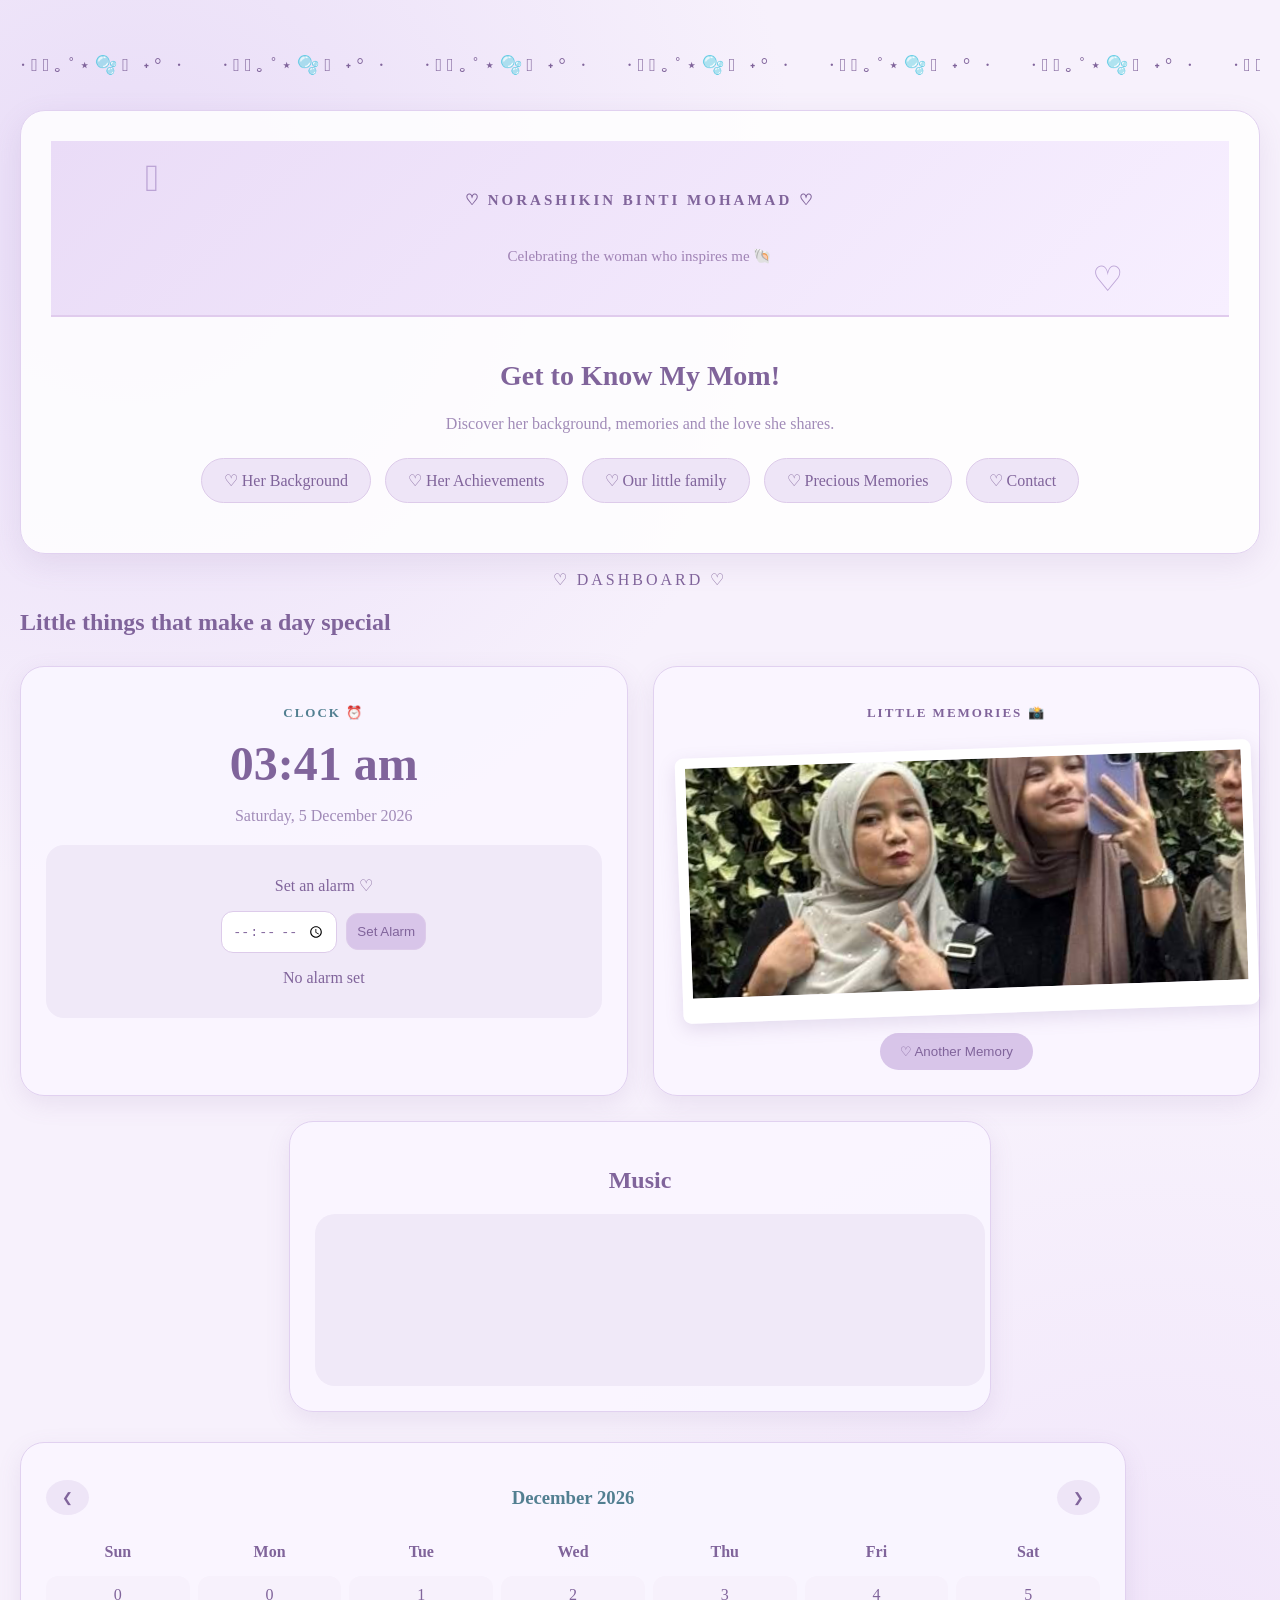
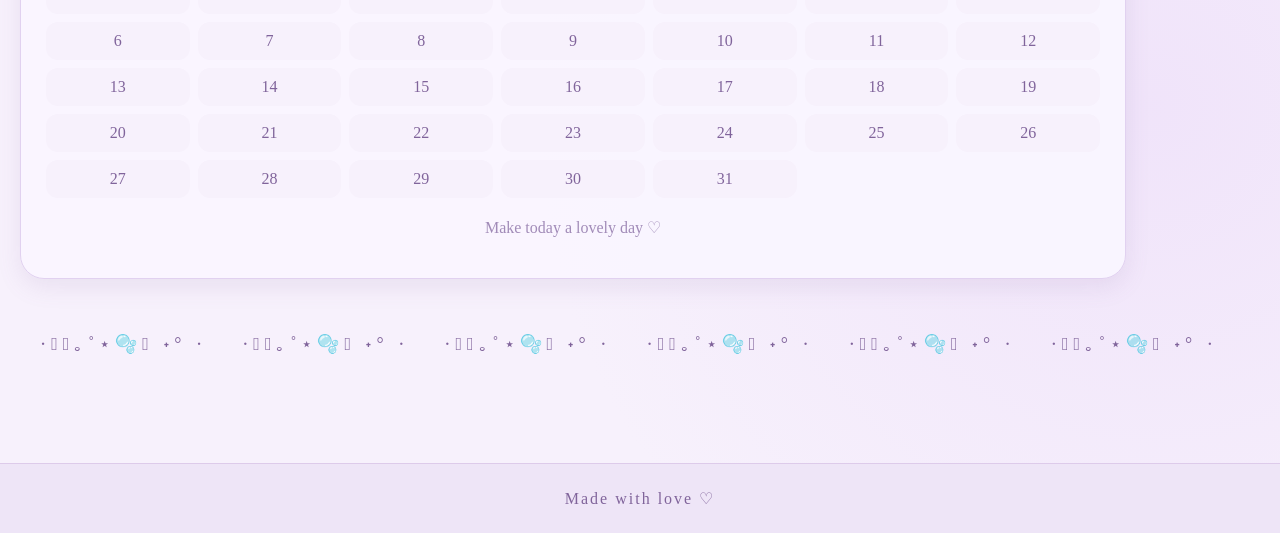
<file: index.html>
<!DOCTYPE html>
<html lang="en">
    
<head>
<title> Iq' Space </title>
<link rel="icon" type="image/png" href="seashell.png">
    <meta charset="UTF-8">
    <meta name="viewport" content="width=device-width, initial-scale=1.0">
    <link rel="stylesheet" href="styles.css">
</head>

<body>    
<main class="moving-container">
    <div class="merquee">
    <div class="merquee-items">
    </div>
    <div class="marquee-items"> 
      <h4> ⋅𓆉⋆｡˚⋆🫧𓇼 ˖° ⋅ </h4>
      <h4> ⋅𓆉⋆｡˚⋆🫧𓇼 ˖° ⋅ </h4>
      <h4> ⋅𓆉⋆｡˚⋆🫧𓇼 ˖° ⋅ </h4>
      <h4> ⋅𓆉⋆｡˚⋆🫧𓇼 ˖° ⋅ </h4>
      <h4> ⋅𓆉⋆｡˚⋆🫧𓇼 ˖° ⋅ </h4>
      <h4> ⋅𓆉⋆｡˚⋆🫧𓇼 ˖° ⋅ </h4>
      <h4> ⋅𓆉⋆｡˚⋆🫧𓇼 ˖° ⋅ </h4>
      <h4> ⋅𓆉⋆｡˚⋆🫧𓇼 ˖° ⋅ </h4>
      <h4> ⋅𓆉⋆｡˚⋆🫧𓇼 ˖° ⋅ </h4>
      <h4> ⋅𓆉⋆｡˚⋆🫧𓇼 ˖° ⋅ </h4>
      <h4> ⋅𓆉⋆｡˚⋆🫧𓇼 ˖° ⋅ </h4>
      <h4> ⋅𓆉⋆｡˚⋆🫧𓇼 ˖° ⋅ </h4>
      <h4> ⋅𓆉⋆｡˚⋆🫧𓇼 ˖° ⋅ </h4>
      <h4> ⋅𓆉⋆｡˚⋆🫧𓇼 ˖° ⋅ </h4>
      <h4> ⋅𓆉⋆｡˚⋆🫧𓇼 ˖° ⋅ </h4>
      <h4> ⋅𓆉⋆｡˚⋆🫧𓇼 ˖° ⋅ </h4>
      <h4> ⋅𓆉⋆｡˚⋆🫧𓇼 ˖° ⋅ </h4>
      <h4> ⋅𓆉⋆｡˚⋆🫧𓇼 ˖° ⋅ </h4>
      <h4> ⋅𓆉⋆｡˚⋆🫧𓇼 ˖° ⋅ </h4>
      <h4> ⋅𓆉⋆｡˚⋆🫧𓇼 ˖° ⋅ </h4>
         
        
    </div>    
  </div>

  <div class="row">
  <!-- Left column -->
  <div class="leftcolumn">
    <div class="card">
<header>
    <p class="small-heading"><b>♡ NORASHIKIN BINTI MOHAMAD ♡</b></p>
        <p>Celebrating the woman who inspires me 🐚</p>
    </header>
<section class="explore">
    <div class="home-container">
        <h2>Get to Know My Mom!</h2>
        <p>Discover her background, memories and the love she shares.</p>

        <div class="menu">
            <a href="background.html" class="menu-button">♡ Her Background</a>
            <a href="achivement.html" class="menu-button">♡ Her Achievements</a>
            <a href="favourite%20things.html" class="menu-button">♡ Our little family</a>
            <a href="gallery.html" class="menu-button">♡ Precious Memories</a>
            <a href="contact.html" class="menu-button">♡ Contact </a>
        </div>        
    </div>
        </section>
      </div>
     </div>
    </div>
    <p class="small-heading">♡  DASHBOARD ♡</p>
    <h2> Little things that make a day special</h2>
    

    <div class="widget-grid">

        <!-- CLOCK AND ALARM -->
        <div class="widget clock-widget">
            <p style="color: #527f91;" class="widget-label"> CLOCK ⏰</p>

            <h2 id="clock">00:00</h2>
            <p id="today"></p>

            <div class="alarm-area">
                <p>Set an alarm ♡</p>
                <input type="time" id="alarmTime">
                <button onclick="setAlarm()">Set Alarm</button>
                <p id="alarmStatus">No alarm set</p>
            </div>
        </div>

        <!-- RANDOM PHOTO -->
        <div class="widget photo-widget">
            <p class="widget-label">LITTLE MEMORIES 📸</p>

            <img id="randomPhoto"
                 src="photo1.jpg"
                 alt="My random memory">

            <button onclick="changePhoto()">
                ♡ Another Memory
            </button>
        </div>
 <!-- FAVOURITE MUSIC -->

        <div class="item-card music-card">
            
            <h2> Music</h2>
                <div class="spotify-container">
                    <iframe
                        src="https://open.spotify.com/embed/track/0SLzbfio38k2vmWujFVIM6"
                        width="100%"
                        height="152"
                        frameborder="0"
                        allow="autoplay; clipboard-write; encrypted-media; fullscreen; picture-in-picture"
                        loading="lazy"
                        title="Mom's favourite song">
                    </iframe>
                </div>
            </div>
        </div>
        <!-- CALENDAR -->
        <div class="widget calendar-widget">

            <div class="calendar-heading">
                <button onclick="changeMonth(-1)">❮</button>
                <h3 style="color: rgb(82, 127, 145);" id="monthYear"></h3>
                <button onclick="changeMonth(1)">❯</button>
            </div>

            <div class="calendar-days">
                <span>Sun</span>
                <span>Mon</span>
                <span>Tue</span>
                <span>Wed</span>
                <span>Thu</span>
                <span>Fri</span>
                <span>Sat</span>
            </div>

            <div class="calendar-dates" id="calendarDates"></div>

            <p class="calendar-note">Make today a lovely day ♡</p>

        </div> 
   
    <section class="widgets-section">
    <div class="moving-container">
    <div class="merquee">
    <div class="merquee-items">
    </div>
    <div class="marquee-items"> 
      <h4> ⋅𓆉⋆｡˚⋆🫧𓇼 ˖° ⋅ </h4>
      <h4> ⋅𓆉⋆｡˚⋆🫧𓇼 ˖° ⋅ </h4>
      <h4> ⋅𓆉⋆｡˚⋆🫧𓇼 ˖° ⋅ </h4>
      <h4> ⋅𓆉⋆｡˚⋆🫧𓇼 ˖° ⋅ </h4>
      <h4> ⋅𓆉⋆｡˚⋆🫧𓇼 ˖° ⋅ </h4>
      <h4> ⋅𓆉⋆｡˚⋆🫧𓇼 ˖° ⋅ </h4>
      <h4> ⋅𓆉⋆｡˚⋆🫧𓇼 ˖° ⋅ </h4>
      <h4> ⋅𓆉⋆｡˚⋆🫧𓇼 ˖° ⋅ </h4>
      <h4> ⋅𓆉⋆｡˚⋆🫧𓇼 ˖° ⋅ </h4>
      <h4> ⋅𓆉⋆｡˚⋆🫧𓇼 ˖° ⋅ </h4>
      <h4> ⋅𓆉⋆｡˚⋆🫧𓇼 ˖° ⋅ </h4>
      <h4> ⋅𓆉⋆｡˚⋆🫧𓇼 ˖° ⋅ </h4>
      <h4> ⋅𓆉⋆｡˚⋆🫧𓇼 ˖° ⋅ </h4>
      <h4> ⋅𓆉⋆｡˚⋆🫧𓇼 ˖° ⋅ </h4>
      <h4> ⋅𓆉⋆｡˚⋆🫧𓇼 ˖° ⋅ </h4>
      <h4> ⋅𓆉⋆｡˚⋆🫧𓇼 ˖° ⋅ </h4>
      <h4> ⋅𓆉⋆｡˚⋆🫧𓇼 ˖° ⋅ </h4>
      <h4> ⋅𓆉⋆｡˚⋆🫧𓇼 ˖° ⋅ </h4>
      <h4> ⋅𓆉⋆｡˚⋆🫧𓇼 ˖° ⋅ </h4>
      <h4> ⋅𓆉⋆｡˚⋆🫧𓇼 ˖° ⋅ </h4>
         
        
    </div>    
  </div>
</div>
    </section>
    </main>
    </body>
</html>
       <footer>
        Made with love ♡
    </footer>

    <script src="script.js"></script>
</file>
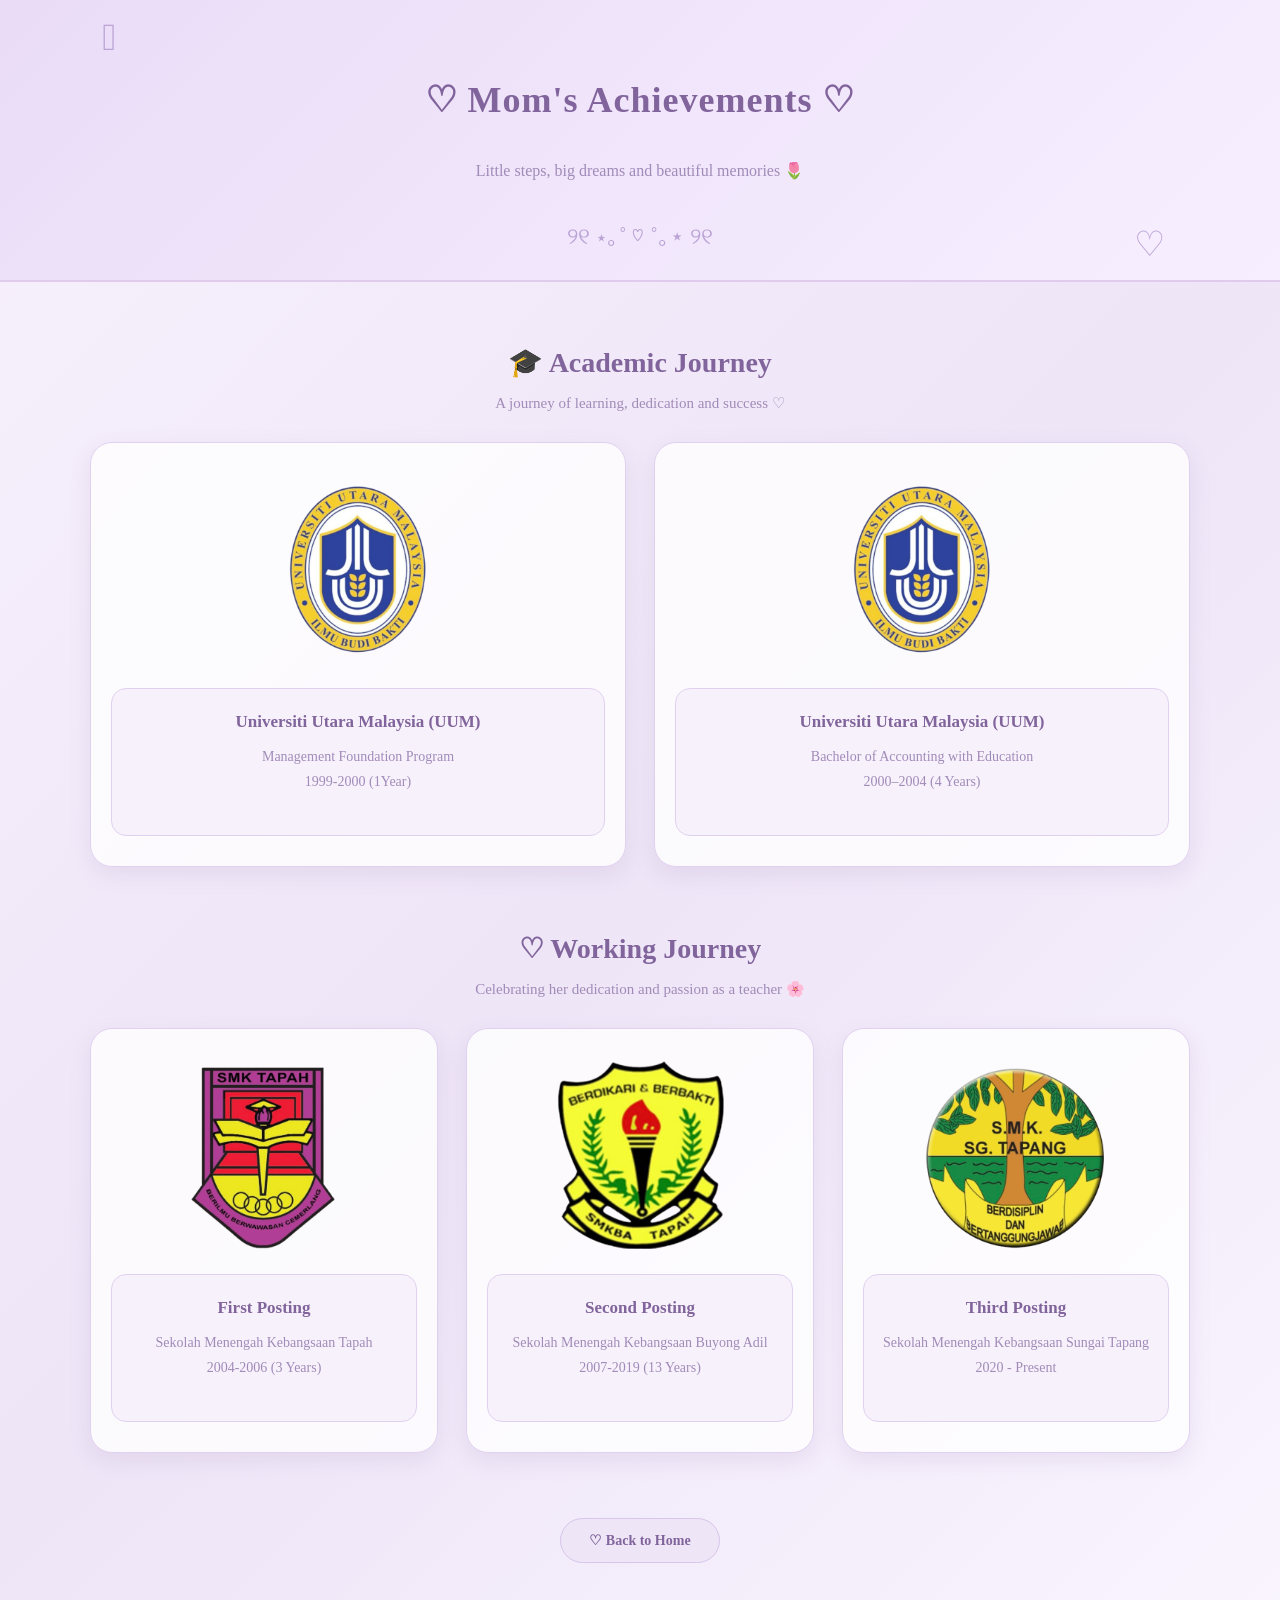
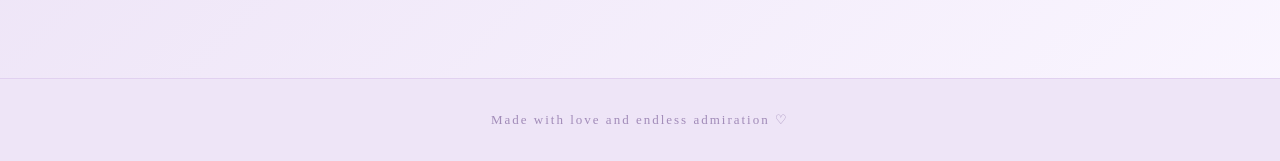
<file: achivement.html>
<!DOCTYPE html>
<html lang="en">

<head>
    <meta charset="UTF-8">
    <meta name="viewport" content="width=device-width, initial-scale=1.0">

    <title>Mom's Achievements ♡</title>

    <link rel="stylesheet" href="styles.css">
</head>

<body class="achievement-page">

    <!-- HEADER -->
    <header class="achievement-header">
        <h1>♡ Mom's Achievements ♡</h1>
        <p>Little steps, big dreams and beautiful memories 🌷</p>
        <div class="achievement-decoration">
            ୨୧ ⋆｡˚ ♡ ˚｡⋆ ୨୧
        </div>
    </header>


    <main class="achievement-container">

        <!-- ACADEMIC JOURNEY -->
        <section class="achievement-section">

            <div class="achievement-heading">
                <h2>🎓 Academic Journey</h2>
                <p>A journey of learning, dedication and success ♡</p>
            </div>

            <div class="achievement-grid academic-grid">

                <!-- ACADEMIC BOX 1 -->
                <div class="achievement-card">

                    <div class="achievement-circle">
                        <img src="academic2.png" alt="Academic memory one">
                    </div>

                    <div class="achievement-caption">
                        <h3>Universiti Utara Malaysia (UUM)</h3>
                        <p>Management Foundation Program</p>
                        <p>1999-2000 (1Year) </p>
                    </div>

                </div>


                <!-- ACADEMIC BOX 2 -->
                <div class="achievement-card">

                    <div class="achievement-circle">
                        <img src="academic2.png" alt="Academic memory two">
                    </div>

                    <div class="achievement-caption">
                        <h3>Universiti Utara Malaysia (UUM)</h3>
                        <p>Bachelor of Accounting with Education</p>
                            <p>2000–2004 (4 Years)</p>
                    </div>

                </div>

            </div>

        </section>


        <!-- WORKING JOURNEY -->
        <section class="achievement-section working-section">

            <div class="achievement-heading">
                <h2>♡ Working Journey</h2>
                <p>Celebrating her dedication and passion as a teacher 🌸</p>
            </div>

            <div class="achievement-grid working-grid">

                <!-- WORKING BOX 1 -->
                <div class="achievement-card">

                    <div class="achievement-circle">
                        <img src="work1.jpg" alt="Working memory one">
                    </div>

                    <div class="achievement-caption">
                        <h3>First Posting</h3>
                        <p> Sekolah Menengah Kebangsaan Tapah</p>
                         <p> 2004-2006 (3 Years)</p>
                    </div>

                </div>


                <!-- WORKING BOX 2 -->
                <div class="achievement-card">

                    <div class="achievement-circle">
                        <img src="work2.jpg" alt="Working memory two">
                    </div>

                    <div class="achievement-caption">
                        <h3>Second Posting</h3>
                        <p>Sekolah Menengah Kebangsaan Buyong Adil</p>
                        <p>2007-2019 (13 Years)</p>
                    </div>
                </div>


                <!-- WORKING BOX 3 -->
                <div class="achievement-card">

                    <div class="achievement-circle">
                        <img src="work3.jpg" alt="Working memory three">
                    </div>

                    <div class="achievement-caption">
                        <h3>Third Posting</h3>
                        <p>Sekolah Menengah Kebangsaan Sungai Tapang</p>
                        <p>2020 - Present</p>
                    </div>

                </div>

            </div>

        </section>


        <!-- BACK HOME BUTTON -->
        <a href="index.html" class="achievement-home-button">
            ♡ Back to Home
        </a>

    </main>


    <!-- FOOTER -->
    <footer class="achievement-footer">
        <p>Made with love and endless admiration ♡</p>
    </footer>

</body>
</html>
</file>
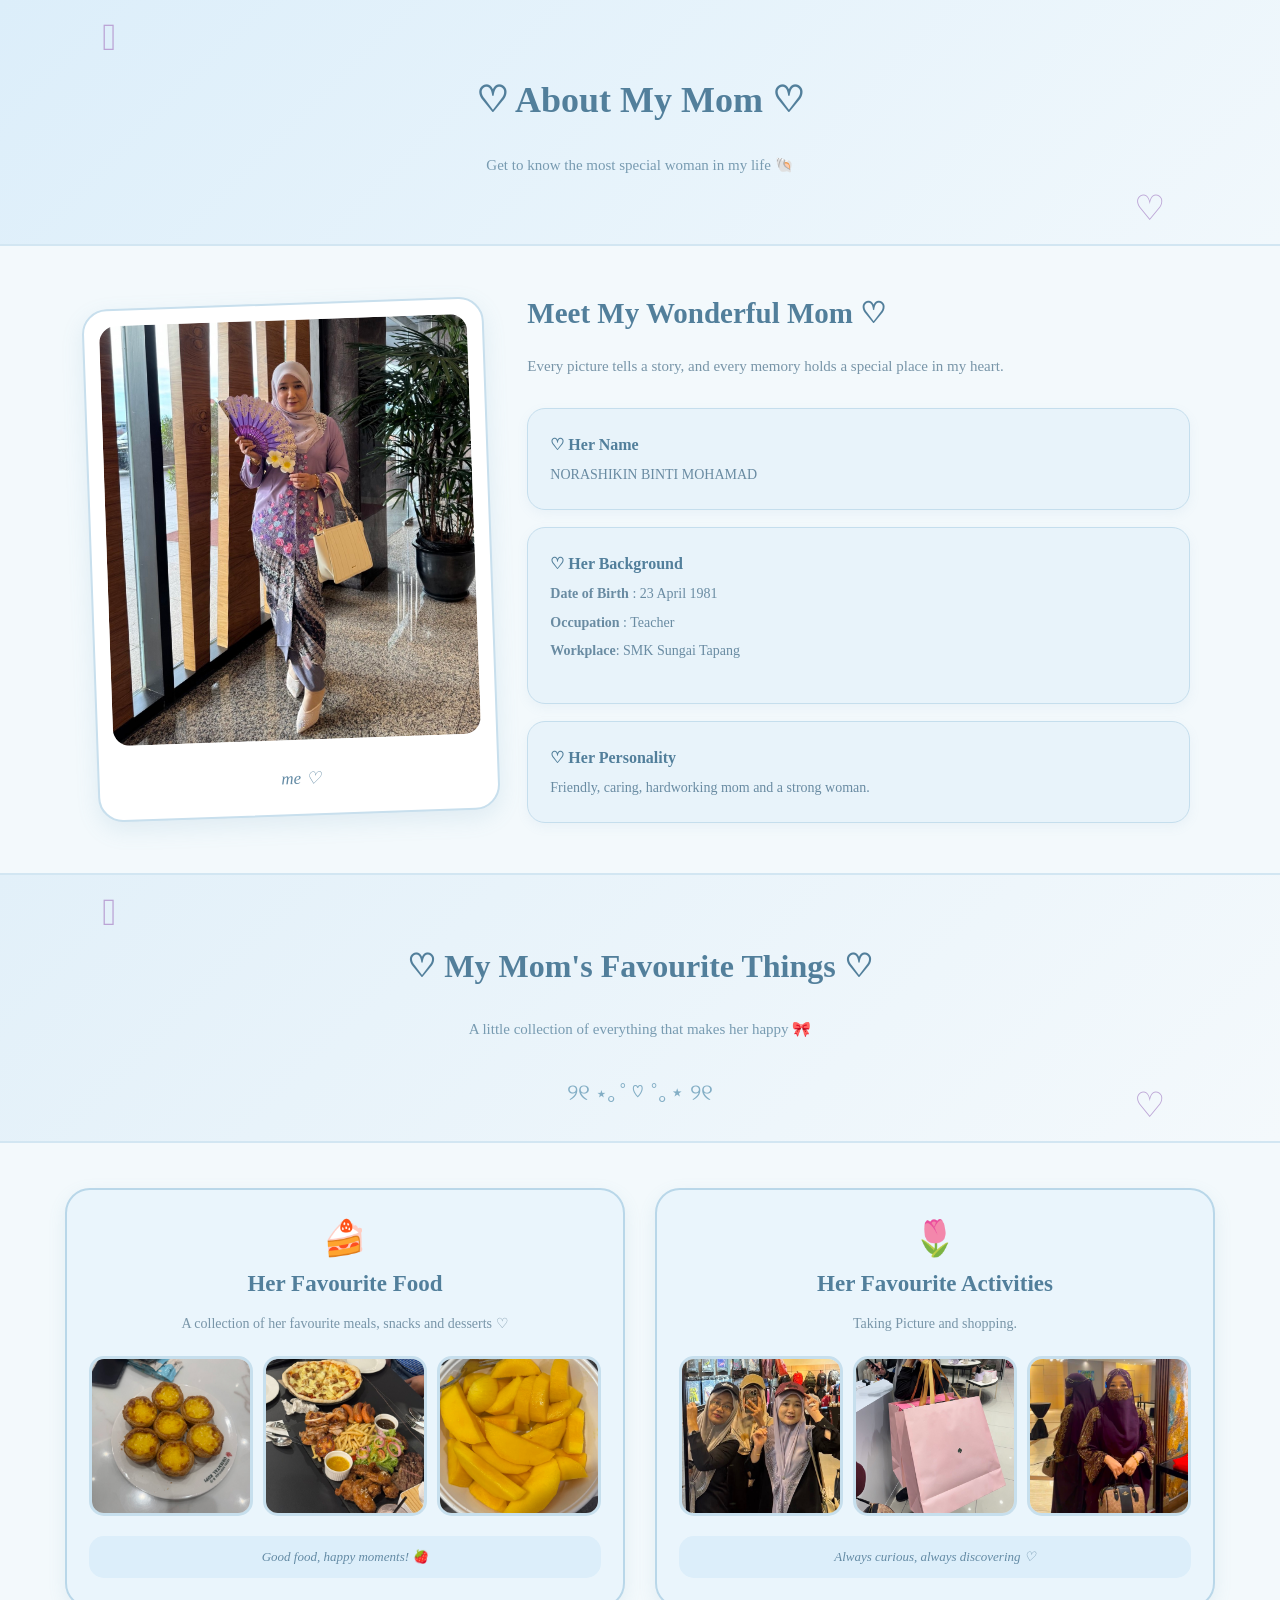
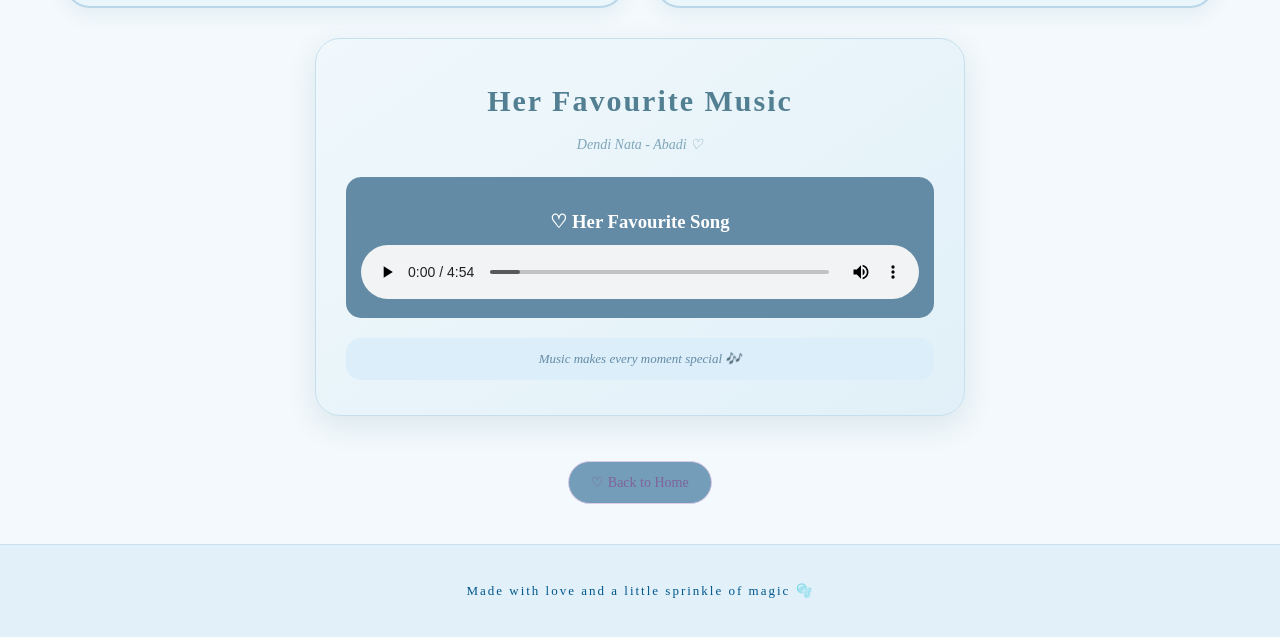
<file: background.html>
<!DOCTYPE html>
<html lang="en">
<head>
    <link rel="icon" type="image/png" href="mom.png">
    <meta charset="UTF-8">
    <meta name="viewport" content="width=device-width, initial-scale=1.0">
    <title>My Background ♡</title>
    <link rel="stylesheet" href="styles.css">
</head>

<body class="background-page">
    <script src="./script.js"></script>
    <header class="about-header">
        <h1 class="title">♡ About My Mom ♡</h1>
        <p>Get to know the most special woman in my life 🐚</p>
    </header>
   

    <main class="about-container">

        <div class="about-photo">
            <img src="photo2.jpg" alt="A picture of me">
            <p class="photo-caption">&nbsp;me ♡</p>
        </div>

        <div class="about-details">
            <h2>Meet My Wonderful Mom ♡</h2>

<p class="about-intro">
    Every picture tells a story, and every memory
    holds a special place in my heart.
</p>

            <div class="info-card">
                <p><strong>♡ Her Name</strong></p>
                <p>NORASHIKIN BINTI MOHAMAD</p>
            </div>

            <div class="info-card">
                <p><strong>♡ Her Background </strong></p>
                <p><b>Date of Birth</b> : 23 April 1981</p>
                <p><b>Occupation</b>    : Teacher&nbsp; &nbsp; &nbsp; &nbsp;</p>
                <p><b>Workplace</b>: SMK Sungai Tapang</p>
                &nbsp; &nbsp; &nbsp; &nbsp; &nbsp; &nbsp; &nbsp; &nbsp; &nbsp;
                
            </div>

            <div class="info-card">
                <p><strong>♡ Her Personality</strong></p>
                <p>Friendly, caring, hardworking mom and a strong woman.</p>
            </div>   
        </div>
    </main>
    <header class="favourites-header">
    <h1>♡ My Mom's Favourite Things ♡</h1>
    <p>A little collection of everything that makes her happy 🎀</p>
    <div class="pink-decoration">୨୧ ⋆｡˚ ♡ ˚｡⋆ ୨୧</div>
</header>

<main class="favourites-container">
    <!-- FAVOURITE FOOD -->
    <div class="item-cardd">
        <div class="item-icon">🍰</div>
        <h2>Her Favourite Food</h2>
        <p>A collection of her favourite meals, snacks and desserts ♡</p>

        <div class="food-gallery">
            <img src="food1.jpg" alt="Favourite food one">
            <img src="food2.jpg" alt="Favourite food two">
            <img src="food3.jpg" alt="Favourite food three">
        </div>

        <div class="extra-note">Good food, happy moments! 🍓</div>
    </div>

    <!-- FAVOURITE ACTIVITIES -->
    <div class="item-cardd">
        <div class="item-icon">🌷</div>
        <h2>Her Favourite Activities</h2>
        <p>Taking Picture and shopping.</p>
       <div class="food-gallery">
        <img src="activities.jpg" alt="Favourite food one"> 
        <img src="activities2.jpg" alt="Favourite food one">
        <img src="activities3.jpg" alt="Favourite food one">
        </div>
        <div class="extra-note">Always curious, always discovering ♡</div>
    </div>

    <!-- FAVOURITE THINGS -->
    <!-- FAVOURITE MUSIC -->
    <div class="item-cardd bg-musik-card">
        <h2>Her Favourite Music</h2>
        <p>Dendi Nata - Abadi ♡</p>

        <div class="music-player">

    <div class="song-item">
        <h3>♡ Her Favourite Song </h3>
        <audio controls>
            <source src="music.mp3" type="audio/mpeg">
        </audio>
    </div>

</div>

        <div class="extra-note">Music makes every moment special 🎶</div>
    </div>
</main>

 <a style="background-color: #527f91;" href="index.html" class="menu-button back-button">
            ♡ Back to Home
        </a>
    <footer class="about-footer">
        <p>Made with love and a little sprinkle of magic 🫧</p>
    </footer>
<script src="script.js"></script>
</file>
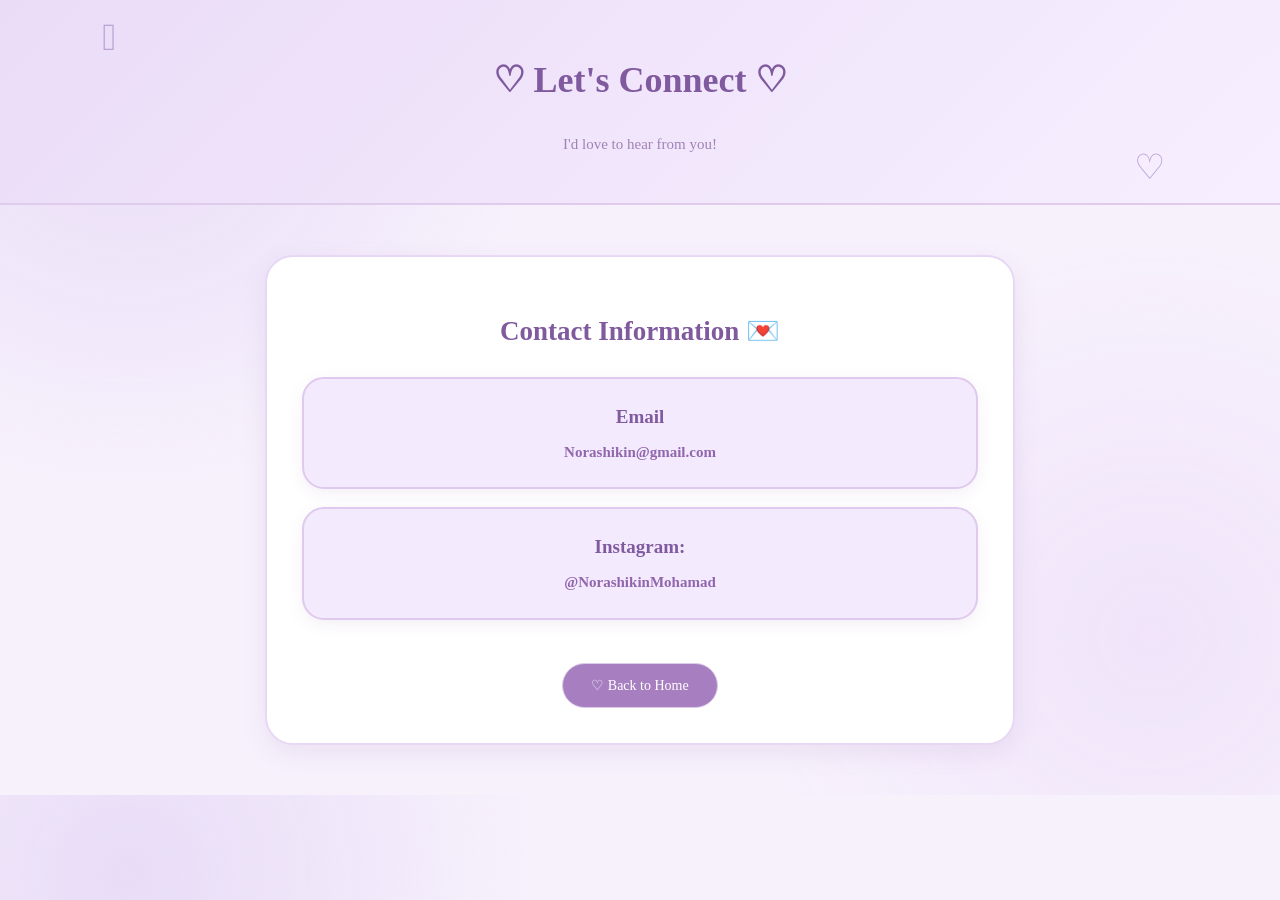
<file: contact.html>
<!DOCTYPE html>
<html lang="en">
<head>
    <link rel="icon" type="image/png" href="contact.png">
    <meta charset="UTF-8">
    <meta name="viewport" content="width=device-width, initial-scale=1.0">
    <title>Contact Me ♡</title>
    <link rel="stylesheet" href="styles.css">
</head>

<body>
    <header>
        <h1 class="title">♡ Let's Connect ♡</h1>
        <p>I'd love to hear from you!</p>
    </header>

    <main class="content-card">
        <h2>Contact Information 💌</h2>

        <div class="item-card">
    <h3>Email </h3>
    <p>
        <a href="https://mail.google.com/mail/?view=cm&fs=1&to=iqahh1605@gmail.com"
           target="_blank">
            Norashikin@gmail.com
        </a>
    </p>
</div>

        <div class="item-card">
    <h3>Instagram:</h3>
    <p>
        <a href="https://www.instagram.com/haziqahumaaira/"
           target="_blank">
            @NorashikinMohamad
        </a>
    </p>
</div>

       
        <a href="index.html" class="menu-button">♡ Back to Home</a>
    </main>
</body>
</html>
</file>
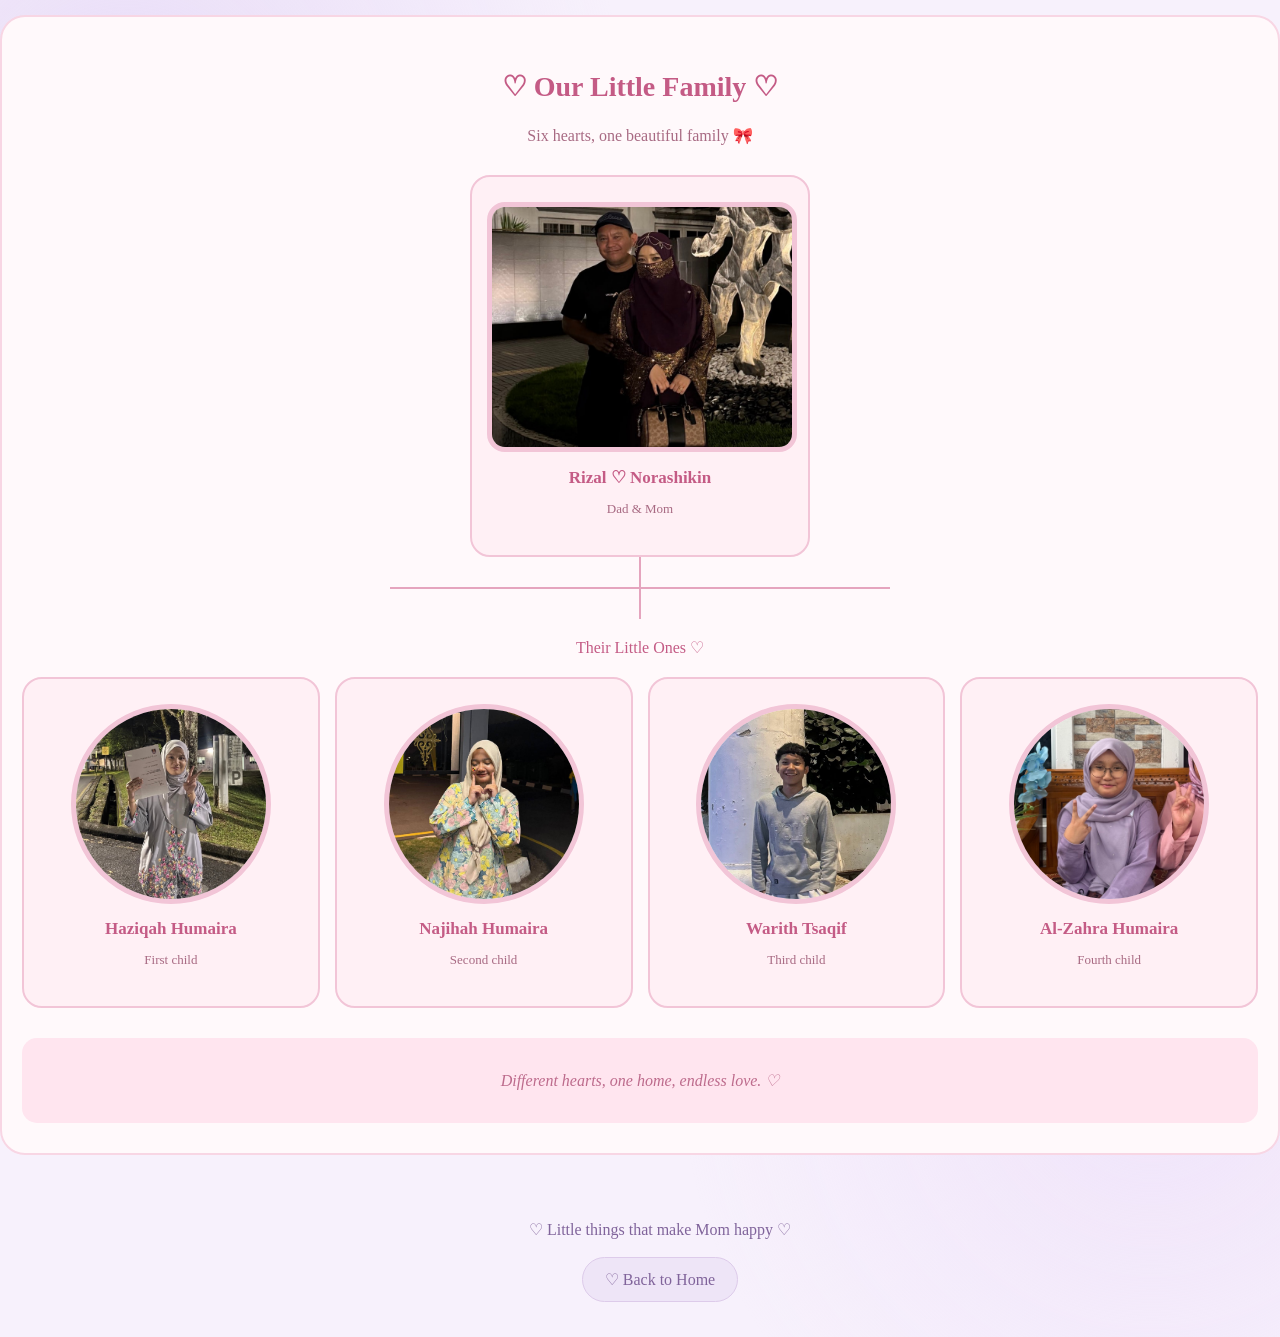
<file: favourite things.html>
<!DOCTYPE html>
<html lang="en">
<head>
    <meta charset="UTF-8">
    <meta name="viewport" content="width=device-width, initial-scale=1.0">
    <title>My Mom's Favourite Things ♡</title>
    <link rel="stylesheet" href="styles.css">
</head>

<body class="favourites-page">
        <!-- FAMILY TREE -->

        <section class="family-section">

            <h2>♡ Our Little Family ♡</h2>
            <p class="family-subtitle">
                Six hearts, one beautiful family 🎀
            </p>

            <div class="family-tree">

                <!-- PARENTS -->

                <div class="parents-row">

                    <div class="family-member parent-card">
                        <img src="ayahibu.jpg" alt="Dad and Mom" class="family-photo parents-photo">
                        <h3>Rizal ♡ Norashikin</h3>
                        <p>Dad & Mom </p>
                    </div>
                </div>

                <!-- FAMILY CONNECTION -->

                <div class="family-connector">
                    <div class="vertical-line"></div>
                    <div class="horizontal-line"></div>
                    <div class="vertical-line"></div>
                </div>
                <p class="children-title">Their Little Ones ♡</p>
                <div class="children-row">

                    <div class="family-member child-card">
                        <img src="child1.jpg" alt="First child" class="family-photo">
                        <h3>Haziqah Humaira</h3>
                        <p>First child</p>
                    </div>

                    <div class="family-member child-card">
                        <img src="child2.jpg" alt="Second child" class="family-photo">
                        <h3>Najihah Humaira</h3>
                        <p>Second child</p>
                    </div>

                    <div class="family-member child-card">
                        <img src="child3.jpg" alt="Third child" class="family-photo">
                        <h3>Warith Tsaqif</h3>
                        <p>Third child</p>
                    </div>

                    <div class="family-member child-card">
                        <img src="child4.jpg" alt="Fourth child" class="family-photo">
                        <h3>Al-Zahra Humaira</h3>
                        <p>Fourth child</p>
                    </div>

                </div>

            </div>

            <div class="family-message">
                <p>Different hearts, one home, endless love. ♡</p>
            </div>

        </section>


        <!-- FOOTER -->

        <div class="favourites-footerr">
            <p>♡ Little things that make Mom happy ♡</p>

            <a href="index.html" class="menu-button">
                ♡ Back to Home
            </a>
        </div>
</body>
</html>
</file>
<file: styles.css>
/* GALLERYYYYY */

.gallery-page {
    margin: 0;
    padding: 0;
    font-family: 'Georgia', serif;
    background: #f7faf5;
    color: #62745e;
}

/* HEADER */

.gallery-header {
    text-align: center;
    padding: 65px 20px 45px;
    background: linear-gradient(135deg, #e3eddf, #f6f8f1);
    border-bottom: 1px solid #dce7d7;
}

.gallery-small-title {
    color: #82977b;
    font-size: 11px;
    letter-spacing: 4px;
    font-weight: bold;
}

.gallery-header h1 {
    color: #607b5c;
    font-size: 38px;
    margin: 18px 0;
}

.gallery-description {
    color: #82927c;
    font-size: 15px;
    line-height: 1.7;
}

.gallery-decoration {
    color: #91a98a;
    font-size: 23px;
    margin-top: 20px;
}

/* MAIN CONTAINER */

.gallery-container {
    max-width: 1150px;
    width: 90%;
    margin: 45px auto;
}

/* INTRODUCTION */

.gallery-intro {
    text-align: center;
    margin-bottom: 30px;
}

.gallery-intro h2 {
    color: #607b5c;
    font-size: 27px;
}

.gallery-intro p {
    color: #82927c;
    font-size: 14px;
    line-height: 1.7;
}

/* CATEGORY BUTTONS */

.gallery-filters {
    display: flex;
    justify-content: center;
    flex-wrap: wrap;
    gap: 12px;
    margin: 30px 0 40px;
}

.filter-btn {
    border: 1px solid #cbd9c5;
    background: #ffffff;
    color: #71866a;
    padding: 11px 19px;
    border-radius: 30px;
    font-size: 13px;
    cursor: pointer;
    transition: 0.3s ease;
}

.filter-btn:hover,
.filter-btn.active {
    background: #91a98a;
    color: white;
    border-color: #91a98a;
    transform: translateY(-2px);
}

/* MIXED PHOTO GALLERY */

.photo-gallery {
    display: grid;
    grid-template-columns: repeat(3, minmax(0, 1fr));
    grid-auto-rows: auto;
    gap: 25px;
    align-items: start;
}

/* PHOTO CARDS */

.photo-card {
    background: #ffffff;
    padding: 12px;
    border-radius: 18px;
    border: 1px solid #e0e9dc;
    box-shadow: 0 6px 20px rgba(92, 119, 83, 0.10);
    transition: transform 0.3s ease, box-shadow 0.3s ease;
    min-width: 0;
}

.photo-card:hover {
    transform: translateY(-6px);
    box-shadow: 0 12px 25px rgba(92, 119, 83, 0.17);
}

/* PHOTO FRAME */

.photo-frame {
    position: relative;
    overflow: hidden;
    border-radius: 12px;
    height: 180px;
    background: #e9f0e5;
}

.photo-frame img {
    width: 100%;
    height: 100%;
    object-fit: cover;
    display: block;
    cursor: pointer;
    transition: transform 0.5s ease;
}

.photo-card:hover .photo-frame img {
    transform: scale(1.06);
}

/* PHOTO HEART */

.photo-heart {
    position: absolute;
    top: 10px;
    right: 12px;
    color: white;
    font-size: 23px;
    text-shadow: 0 2px 5px rgba(0,0,0,0.3);
    pointer-events: none;
}

/* PHOTO CAPTIONS */

.photo-caption {
    padding: 13px 5px 5px;
    text-align: center;
}

.photo-caption h3 {
    color: #607b5c;
    font-size: 16px;
    margin: 5px 0 8px;
}

.photo-caption p {
    color: #899782;
    font-size: 12px;
    line-height: 1.6;
    margin: 0;
}

/* DIFFERENT PHOTO SIZES */

.tall-card {
    grid-row: auto;
}

.tall-card .photo-frame {
    height: 300px;
}

.wide-card {
    grid-column: span 2;
}

.wide-card .photo-frame {
    height: 220px;
}

/* HIDE FILTERED PHOTOS */

.photo-card.hidden {
    display: none;
}

/* BOTTOM MESSAGE */
.photo-frame video {
    width: 100%;
    height: 100%;
    object-fit: cover;
    display: block;
    border-radius: inherit;
}
.gallery-message {
    text-align: center;
    margin: 75px auto 35px;
    padding: 40px 25px;
    background: linear-gradient(135deg, #edf4e9, #e3eddf);
    border-radius: 25px;
    border: 1px solid #d6e3d1;
}

.message-decoration {
    color: #91a98a;
    font-size: 27px;
}

.gallery-message h2 {
    color: #607b5c;
    font-size: 25px;
}

.gallery-message p {
    color: #82927c;
    font-size: 14px;
    line-height: 1.8;
    max-width: 550px;
    margin: 15px auto;
}

.gallery-message span {
    display: block;
    color: #829b79;
    font-size: 13px;
    font-style: italic;
    margin-top: 20px;
}

/* BACK BUTTON */

.gallery-footer {
    text-align: center;
    padding: 20px 0 50px;
}

.back-button {
    display: inline-block;
    padding: 13px 25px;
    border-radius: 30px;
    background: #91a98a;
    color: white;
    text-decoration: none;
    font-size: 14px;
    transition: 0.3s ease;
}

.back-button:hover {
    background: #6f8a68;
    transform: translateY(-3px);
}

/* ENLARGED PHOTO POPUP */

.photo-modal {
    display: none;
    position: fixed;
    z-index: 9999;
    inset: 0;
    background: rgba(37, 52, 34, 0.88);
    justify-content: center;
    align-items: center;
    flex-direction: column;
    padding: 25px;
    box-sizing: border-box;
}

.photo-modal.show {
    display: flex;
}

.photo-modal img {
    max-width: 90%;
    max-height: 78vh;
    object-fit: contain;
    border: 7px solid white;
    border-radius: 12px;
    box-shadow: 0 10px 35px rgba(0,0,0,0.3);
}

.photo-modal p {
    color: white;
    font-size: 17px;
    margin-top: 18px;
    text-align: center;
}

.modal-close {
    position: absolute;
    top: 20px;
    right: 30px;
    border: none;
    background: transparent;
    color: white;
    font-size: 42px;
    cursor: pointer;
}

/* RESPONSIVE DESIGN */

@media (max-width: 750px) {
    .gallery-header {
        padding: 45px 15px 35px;
    }

    .gallery-header h1 {
        font-size: 29px;
    }

    .gallery-container {
        width: 94%;
    }

    .photo-gallery {
        grid-template-columns: repeat(2, minmax(0, 1fr));
        grid-auto-rows: 160px;
        gap: 15px;
    }

    .tall-card .photo-frame {
        height: 250px;
    }

    .wide-card .photo-frame {
        height: 190px;
    }

    .filter-btn {
        padding: 9px 13px;
        font-size: 12px;
    }
}

@media (max-width: 480px) {
    .gallery-header h1 {
        font-size: 25px;
    }

    .photo-gallery {
        grid-template-columns: repeat(2, minmax(0, 1fr));
        gap: 10px;
    }

    .photo-card {
        padding: 8px;
    }

    .photo-frame {
        height: 140px;
    }

    .tall-card .photo-frame {
        height: 220px;
    }

    .wide-card {
        grid-column: span 2;
    }

    .wide-card .photo-frame {
        height: 190px;
    }

    .photo-caption h3 {
        font-size: 13px;
    }

    .photo-caption p {
        font-size: 11px;
    }

    .gallery-message {
        padding: 30px 18px;
    }
}

/* BACKGROUNDDDD*/
/* CENTER HEADER */

header {
    display: flex;
    flex-direction: column;
    justify-content: center;
    align-items: center;
    text-align: center;
    gap: 8px;
    padding: 35px 20px;
}
.background-page {
    margin: 0;
    padding: 0;
    background: #f3f9fc;
    color: #58758a;
    font-family: 'Georgia', serif;
}

/* ABOUT HEADER */

.about-header {
    text-align: center;
    padding: 55px 20px;
    background: linear-gradient(135deg, #dceefa, #f1f8fc);
    border-bottom: 2px solid #d2e6f2;
}

.about-header .title {
    color: #527f9b;
    font-size: 36px;
    margin-bottom: 12px;
}

.about-header p {
    color: #789bb1;
    font-size: 15px;
}

/* ABOUT CONTAINER */

.about-container {
    max-width: 1100px;
    width: 90%;
    margin: 50px auto;
    display: grid;
    grid-template-columns: 0.85fr 1.4fr;
    gap: 35px;
    align-items: center;
}

/* ABOUT PHOTO */

.about-photo {
    background: #ffffff;
    padding: 15px;
    border: 2px solid #c8dfed;
    border-radius: 25px;
    box-shadow: 0 8px 22px rgba(110, 158, 185, 0.15);
    text-align: center;
    transform: rotate(-2deg);
}

.about-photo img {
    width: 100%;
    height: 420px;
    object-fit: cover;
    display: block;
    border-radius: 17px;
}

.photo-caption {
    color: #648ba5;
    font-size: 17px;
    font-style: italic;
    margin: 15px 0 5px;
}

/* ABOUT DETAILS */

.about-details {
    display: flex;
    flex-direction: column;
    gap: 17px;
}

.about-details h2 {
    color: #527f9b;
    font-size: 29px;
    margin: 0 0 5px;
}

.about-intro {
    color: #7895a8;
    font-size: 15px;
    line-height: 1.9;
    margin: 0 0 10px;
}

/* INFORMATION CARDS */

.info-card {
    background: #e8f3fa;
    border: 1.5px solid #c5deed;
    border-radius: 18px;
    padding: 17px 22px;
    box-shadow: 0 4px 12px rgba(110, 158, 185, 0.08);
    transition: 0.3s ease;
}

.info-card:hover {
    transform: translateY(-4px);
    box-shadow: 0 8px 18px rgba(110, 158, 185, 0.16);
}

.info-card p {
    color: #698ba2;
    font-size: 14px;
    line-height: 1.7;
    margin: 5px 0;
}

.info-card strong {
    color: #527f9b;
    font-size: 16px;
}

/* FAVOURITES HEADER */

.favourites-header {
    text-align: center;
    padding: 50px 20px 35px;
    background: linear-gradient(135deg, #e2f0f9, #f4f9fc);
    border-top: 2px solid #d2e6f2;
    border-bottom: 2px solid #d2e6f2;
}

.favourites-header h1 {
    color: #527f9b;
    font-size: 32px;
    margin-bottom: 12px;
}

.favourites-header p {
    color: #789bb1;
    font-size: 15px;
}

.pink-decoration {
    color: #83aec5;
    font-size: 23px;
    margin-top: 18px;
}

/* FAVOURITES CONTAINER */

.favourites-container {
    max-width: 1150px;
    width: 90%;
    margin: 45px auto;
    display: grid;
    grid-template-columns: repeat(2, minmax(0, 1fr));
    gap: 30px;
    align-items: start;
}

/* FAVOURITE CARDS */

.item-cardd {
    background: #eaf5fc;
    border: 2px solid #b9d7e9;
    border-radius: 25px;
    padding: 28px 22px;
    text-align: center;
    box-shadow: 0 6px 18px rgba(110, 158, 185, 0.12);
    transition: transform 0.3s ease, box-shadow 0.3s ease;
    box-sizing: border-box;
}

.item-cardd:hover {
    transform: translateY(-6px);
    box-shadow: 0 12px 25px rgba(110, 158, 185, 0.2);
}

.item-icon {
    font-size: 35px;
    margin-bottom: 12px;
}

.item-cardd h2 {
    color: #527f9b;
    font-size: 23px;
    margin: 10px 0;
}

.item-cardd p {
    color: #7895a8;
    font-size: 14px;
    line-height: 1.8;
}

/* FOOD AND ACTIVITIES PHOTO GALLERY */

.food-gallery {
    display: grid;
    grid-template-columns: repeat(3, minmax(0, 1fr));
    gap: 10px;
    margin-top: 20px;
}

.food-gallery img {
    width: 100%;
    height: 160px;
    object-fit: cover;
    border-radius: 15px;
    border: 3px solid #c7dfed;
    box-sizing: border-box;
    transition: transform 0.3s ease;
}

.food-gallery img:hover {
    transform: scale(1.04);
}
/* FAVOURITE MUSIC CARD */
.music-card {
    grid-column: 1 / -1;
    width: 70%;
    max-width: 650px;
    justify-self: center;
}
.music-player {
    display: flex;
    flex-direction: column;
    gap: 20px;
    margin-top: 20px;
}

.song-item {
    background: #648ba5;
    padding: 15px;
    border-radius: 15px;
    text-align: center;
}
.item-cardd h2 {
    color: #527f9b;
    font-size: 23px;
    margin: 10px 0;
}

.song-item h3 {
    color: white;
    margin-bottom: 12px;
}

.song-item audio {
    width: 100%;
}
/* EXTRA NOTE */

.extra-note {
    margin-top: 20px;
    padding: 13px;
    background: #dceefa;
    color: #648ba5;
    border-radius: 15px;
    font-size: 13px;
    font-style: italic;
}

/* BACK BUTTON */

.back-button {
    display: table;
    margin: 35px auto;
    padding: 13px 27px;
    background: #739db8 !important;
    color: white;
    text-decoration: none;
    border-radius: 30px;
    font-size: 14px;
    transition: 0.3s ease;
}

.back-button:hover {
    background: #a0c7df !important;
    transform: translateY(-3px);
}

/* FOOTER */

.about-footer {
    text-align: center;
    padding: 25px 15px;
    background: #e2f0f9;
    border-top: 1px solid #c9dfed;
    color: #00578c;
    font-size: 13px;
}

/* =====================================
   RESPONSIVE DESIGN
===================================== */

@media (max-width: 750px) {

    .about-container {
        grid-template-columns: 1fr;
        width: 90%;
        gap: 25px;
    }

    .about-photo {
        max-width: 420px;
        width: 100%;
        margin: 0 auto;
        box-sizing: border-box;
    }

    .about-photo img {
        height: 350px;
    }

    .about-details h2 {
        font-size: 25px;
    }

    .favourites-container {
        grid-template-columns: 1fr;
        width: 90%;
    }

    .favourites-header h1 {
        font-size: 26px;
    }
}

@media (max-width: 480px) {

    .about-header .title {
        font-size: 27px;
    }

    .about-photo img {
        height: 300px;
    }

    .info-card {
        padding: 15px;
    }

    .food-gallery {
        gap: 7px;
    }

    .food-gallery img {
        height: 110px;
    }

    .item-cardd {
        padding: 22px 14px;
    }

    .item-cardd h2 {
        font-size: 20px;
    }
}
/* FAMILY TREEEEEEE */

.family-section {
    grid-column: span 2;
    width: 100%;
    box-sizing: border-box;
    margin: 15px auto;
    padding: 30px 20px;
    text-align: center;

    background: #fff9fb;
    border: 2px solid #f8d6e4;
    border-radius: 25px;
}

.family-section h2 {
    color: #c45b85;
    font-size: 28px;
}

.family-subtitle {
    color: #a86a83;
    margin-bottom: 30px;
}

.parents-row {
    display: flex;
    justify-content: center;
    gap: 25px;
}

.family-member {
    background: #fff0f5;
    border: 2px solid #f2c5d7;
    border-radius: 20px;
    padding: 22px 15px;
    box-sizing: border-box;
    transition: 0.3s ease;
}

.family-member:hover {
    transform: translateY(-5px);
}

.parent-card {
    width: 340px;
    padding: 25px 15px;
    box-sizing: border-box;
}

.family-icon {
    font-size: 32px;
    margin-bottom: 8px;
}

.family-member h3 {
    color: #c45b85;
    font-size: 17px;
    margin: 8px 0;
}

.family-member p {
    color: #a86a83;
    font-size: 13px;
}

/* CONNECTING LINES */

.family-connector {
    height: 65px;
    display: flex;
    flex-direction: column;
    align-items: center;
}

.vertical-line {
    height: 30px;
    width: 2px;
    background: #e5a5be;
}

.horizontal-line {
    width: 70%;
    max-width: 500px;
    height: 2px;
    background: #e5a5be;
}

.children-title {
    color: #c45b85;
    margin-bottom: 20px;
}

.children-row {
    display: grid;
    grid-template-columns: repeat(4, minmax(0, 1fr));
    gap: 15px;
}

.child-card {
    width: 100%;
    padding: 25px 20px;
    min-height: 250px;
}

.family-message {
    margin-top: 30px;
    padding: 17px;
    background: #ffe5ef;
    border-radius: 15px;
    color: #bd6b8c;
    font-style: italic;
}
/* Make only Ayah & Ibu's picture bigger */
.parents-photo {
    width: 240px;
    height: 240px;
    object-fit: cover;
    border-radius: 50%;
    border: 5px solid #f2c5d7;
}
/* MOBILE FAMILY TREE */

@media (max-width: 650px) {
    .family-section {
        grid-column: span 1;
        padding: 25px 12px;
    }

    .parents-row {
        gap: 12px;
    }

    .parent-card {
        width: 50%;
        padding: 18px 8px;
    }

    .children-row {
        grid-template-columns: repeat(2, minmax(0, 1fr));
    }

    .horizontal-line {
        width: 80%;
    }
}
.family-photo {
    width: 190px;
    height: 190px;
    object-fit: cover;
    border-radius: 50%;
    border: 5px solid #f2c5d7;
    display: block;
    margin: 0 auto 15px;
}
/* Rectangle photo for Ayah & Ibu */
.parents-photo {
    width: 300px;
    height: 240px;
    object-fit: cover;
    border-radius: 18px;
    border: 5px solid #f2c5d7;
    display: block;
    margin: 0 auto 15px;
}

/*CONTACTTTTT*/

body {
    margin: 0;
    padding: 0;
    background: #faf6ff;
    color: #755b91;
    font-family: 'Georgia', serif;
}

/* HEADER */

header {
    text-align: center;
    padding: 55px 20px;
    background: linear-gradient(135deg, #eadcf7, #f7efff);
    border-bottom: 2px solid #e0cbed;
}

header .title {
    color: #805a9e;
    font-size: 36px;
    margin-bottom: 12px;
}

header p {
    color: #a083b5;
    font-size: 15px;
}

/* MAIN CONTENT */

.content-card {
    max-width: 750px;
    width: 85%;
    margin: 50px auto;
    padding: 35px;
    box-sizing: border-box;
    background: #ffffff;
    border: 2px solid #e8d8f3;
    border-radius: 28px;
    box-shadow: 0 8px 25px rgba(145, 105, 170, 0.12);
    text-align: center;
}

.content-card h2 {
    color: #805a9e;
    font-size: 27px;
    margin-bottom: 30px;
}

/* CONTACT INFORMATION CARDS */

.content-card .item-card {
    background: #f3eafd;
    border: 2px solid #dfc9ee;
    border-radius: 22px;
    padding: 22px 20px;
    margin: 18px 0;
    text-align: center;
    box-shadow: 0 5px 15px rgba(145, 105, 170, 0.10);
    transition: transform 0.3s ease, box-shadow 0.3s ease;
}

.content-card .item-card:hover {
    transform: translateY(-5px);
    box-shadow: 0 10px 22px rgba(145, 105, 170, 0.18);
}

.content-card .item-card h3 {
    color: #805a9e;
    font-size: 19px;
    margin: 5px 0 12px;
}

.content-card .item-card p {
    color: #9678ad;
    font-size: 15px;
    margin: 0;
    line-height: 1.7;
}

/* CONTACT LINKS */

.content-card .item-card a {
    color: #9166ad;
    text-decoration: none;
    font-weight: bold;
    transition: 0.3s ease;
    overflow-wrap: anywhere;
}

.content-card .item-card a:hover {
    color: #b18bc9;
    text-decoration: underline;
}

/* BACK TO HOME BUTTON */

.content-card .menu-button {
    display: inline-block;
    margin-top: 25px;
    padding: 13px 28px;
    background: #a77fc1;
    color: white;
    text-decoration: none;
    border-radius: 30px;
    font-size: 14px;
    transition: 0.3s ease;
}

.content-card .menu-button:hover {
    background: #805a9e;
    transform: translateY(-3px);
}
/* Centre the Home button */
.background-page .back-button {
    display: block;
    width: fit-content;
    margin: 40px auto;
    text-align: center;
}

/* Centre the footer */
.background-page .about-footerr {
    display: flex;
    justify-content: center;
    align-items: center;
    text-align: center;
    width: 100%;
    padding: 25px 20px;
}

.background-page .about-footerr p {
    margin: 0;
    text-align: center;
}
/* CENTRE FAVOURITES FOOTER */

.favourites-footerr {
    display: flex;
    flex-direction: column;
    justify-content: center;
    align-items: center;
    text-align: center;
    gap: 18px;
    width: 100%;
    padding: 35px 20px;
    margin: 30px auto 0;
}

.favourites-footerr p {
    text-align: center;
    margin: 0;
}

.favourites-footerr .menu-button {
    display: inline-block;
    text-align: center;
}
/* MOBILE RESPONSIVE */

@media (max-width: 600px) {

    header {
        padding: 40px 15px;
    }

    header .title {
        font-size: 28px;
    }

    .content-card {
        width: 92%;
        padding: 22px 15px;
        margin: 30px auto;
    }

    .content-card h2 {
        font-size: 23px;
    }

    .content-card .item-card {
        padding: 20px 12px;
    }
}

/* MUSIC WIDGET */

.music-card {
    text-align: left;
}

.spotify-container {
    width: 100%;
    overflow: hidden;
    border-radius: 10px;
}

.spotify-container iframe {
    width: 100%;
    display: block;
}

/* IQ'S SPACE MAIN DASH*/

/* MAIN PAGE */
body {
    background:
        radial-gradient(circle at 10% 10%, rgba(226, 211, 245, 0.7), transparent 30%),
        radial-gradient(circle at 90% 80%, rgba(237, 222, 249, 0.7), transparent 30%),
        #f7f1fc;
    color: #80649b;
    font-family: 'Georgia', serif;
}

/* MAIN CONTAINER */
.moving-container {
    max-width: 1250px;
    margin: auto;
    padding: 20px;
}

/* MAIN CARD */
.leftcolumn .card {
    background: rgba(255, 255, 255, 0.85);
    border: 1px solid #e1d1f0;
    border-radius: 25px;
    padding: 30px;
    box-shadow: 0 10px 30px rgba(128, 100, 155, 0.12);
}

/* MAIN INTRODUCTION */
header {
    text-align: center;
    padding: 35px 15px;
    position: relative;
}

header::before {
    content: "𓇼";
    position: absolute;
    left: 8%;
    top: 15px;
    font-size: 38px;
    color: #bba3d5;
    animation: floatShell 4s ease-in-out infinite;
}

header::after {
    content: "♡";
    position: absolute;
    right: 9%;
    bottom: 15px;
    font-size: 35px;
    color: #bba3d5;
    animation: floatShell 4s ease-in-out infinite reverse;
}

.small-heading {
    color: #80649b;
    letter-spacing: 3px;
    text-align: center;
}

/* FLOATING DECORATIONS */
@keyframes floatShell {
    0%, 100% {
        transform: translateY(0);
    }
    50% {
        transform: translateY(-12px);
    }
}

/* EXPLORE SECTION */
.explore {
    padding: 20px;
    text-align: center;
}

.home-container h2 {
    color: #80649b;
    font-size: 28px;
}

.home-container p {
    color: #a18bb8;
}

/* MENU BUTTONS */
.menu {
    display: flex;
    justify-content: center;
    flex-wrap: wrap;
    gap: 14px;
    margin-top: 25px;
}

.menu-button {
    display: inline-block;
    padding: 12px 22px;
    border-radius: 30px;
    background: #eee5f7;
    color: #80649b;
    text-decoration: none;
    border: 1px solid #ddcbea;
    transition: 0.3s ease;
}

.menu-button:hover {
    background: #c8b1df;
    color: white;
    transform: translateY(-5px);
    box-shadow: 0 7px 15px rgba(128, 100, 155, 0.2);
}

/* DASHBOARD TITLE */
.widget-grid {
    display: grid;
    grid-template-columns: repeat(2, minmax(0, 1fr));
    gap: 25px;
    margin: 30px auto;
    align-items: stretch;
}

/* WIDGET CARDS */
.widget,
.music-card {
    background: rgba(250, 246, 255, 0.95);
    border: 1px solid #e1d1f0;
    border-radius: 24px;
    padding: 25px;
    box-shadow: 0 8px 25px rgba(128, 100, 155, 0.12);
    transition: 0.3s ease;
    min-width: 0;
}

.widget:hover,
.music-card:hover {
    transform: translateY(-5px);
    box-shadow: 0 14px 30px rgba(128, 100, 155, 0.18);
}

/* WIDGET LABELS */
.widget-label {
    color: #80649b;
    letter-spacing: 2px;
    font-size: 13px;
    font-weight: bold;
}

/* CLOCK */
.clock-widget {
    text-align: center;
}

.clock-widget #clock {
    font-size: 48px;
    color: #80649b;
    margin: 15px 0;
}

#today {
    color: #a18bb8;
}

/* ALARM */
.alarm-area {
    background: #f0e9f8;
    border-radius: 18px;
    padding: 15px;
    margin-top: 20px;
    color: #80649b;
}

.alarm-area input,
.alarm-area button {
    padding: 10px;
    border: 1px solid #ddcbea;
    border-radius: 12px;
    color: #80649b;
}

.alarm-area button {
    background: #d8c5e9;
    cursor: pointer;
    margin-left: 5px;
    transition: 0.3s;
}

.alarm-area button:hover {
    background: #ad91c9;
    color: white;
}

/* RANDOM PHOTO */
.photo-widget {
    text-align: center;
}

.photo-widget img {
    width: 100%;
    height: 230px;
    object-fit: cover;
    border: 10px solid white;
    border-bottom: 25px solid white;
    border-radius: 8px;
    box-shadow: 0 6px 18px rgba(128, 100, 155, 0.18);
    transform: rotate(-2deg);
    margin: 15px 0;
}

.photo-widget button {
    background: #d8c5e9;
    color: #80649b;
    padding: 11px 20px;
    border: none;
    border-radius: 25px;
    cursor: pointer;
    transition: 0.3s;
}

.photo-widget button:hover {
    background: #ad91c9;
    color: white;
}

/* MUSIC CORNER */
.music-card {
    text-align: center;
    grid-column: 1 / -1;
    width: 75%;
    justify-self: center;
}

.music-card h2 {
    color: #80649b;
    margin-bottom: 20px;
}

.spotify-container {
    max-width: 650px;
    margin: auto;
    padding: 10px;
    background: #f0e9f8;
    border-radius: 20px;
}

.spotify-container iframe {
    display: block;
    border: none;
    border-radius: 15px;
}

/* CALENDAR */
.calendar-widget {
    grid-column: 1 / -1;
    width: 85%;
    justify-self: center;
    text-align: center;
}

.calendar-heading {
    display: flex;
    justify-content: space-between;
    align-items: center;
}

.calendar-heading button {
    border: none;
    background: #eee5f7;
    color: #80649b;
    padding: 10px 16px;
    border-radius: 50%;
    cursor: pointer;
    transition: 0.3s ease;
}

.calendar-heading button:hover {
    background: #c8b1df;
    color: white;
}

.calendar-days,
.calendar-dates {
    display: grid;
    grid-template-columns: repeat(7, 1fr);
    gap: 8px;
    margin-top: 15px;
}

.calendar-days span {
    color: #80649b;
    font-weight: bold;
}

.calendar-dates > * {
    padding: 10px 3px;
    border-radius: 12px;
    background: #f7f1fc;
    color: #80649b;
    transition: 0.3s ease;
}

.calendar-dates > *:hover {
    background: #e5d8f2;
    transform: scale(1.05);
}

.calendar-note {
    color: #a18bb8;
    margin-top: 20px;
}

/* MARQUEE */
.marquee-items h4 {
    color: #a58bc1;
    letter-spacing: 5px;
}

/* FOOTER */
footer {
    background: #eee5f7;
    color: #80649b;
    text-align: center;
    padding: 25px;
    margin-top: 35px;
    letter-spacing: 2px;
    border-top: 1px solid #ddcbea;
}

/* RESPONSIVE DESIGN */
@media (max-width: 700px) {

    .widget-grid {
        grid-template-columns: 1fr;
    }

    .music-card,
    .calendar-widget {
        grid-column: auto;
        width: 100%;
    }

    .leftcolumn .card {
        padding: 18px;
    }

    header::before {
        left: 2%;
        font-size: 25px;
    }

    header::after {
        right: 2%;
        font-size: 25px;
    }

    .clock-widget #clock {
        font-size: 38px;
    }
}

.merquee {
    overflow: hidden;
    background: var(--lavender);
    padding: 10px 0;
}

.marquee-items {
    display: flex;
    width: max-content;
    gap: 35px;
    animation: marquee 35s linear infinite;
}

.marquee-items h4 {
    white-space: nowrap;
    color: var(--purple);
    font-size: 18px;
    font-weight: 500;
}

@keyframes marquee {
    from {
        transform: translateX(0);
    }
    to {
        transform: translateX(-50%);
    }
}

/* =================================
   BACKGROUND PAGE - MUSIK CARD 💙
================================= */

.background-page .bg-musik-card {
    grid-column: 1 / -1;

    width: 75%;
    max-width: 650px;
    justify-self: center;

    background: linear-gradient(145deg, #f0f8fc, #e1f0f8);
    border: 1px solid #c5dfed;
    border-radius: 25px;

    padding: 35px 30px;
    text-align: center;

    box-shadow: 0 10px 28px rgba(82, 127, 145, 0.15);

    transition: 0.3s ease;
}

.background-page .bg-musik-card h2 {
    color: #527f91;
    font-size: 30px;
    letter-spacing: 2px;
    margin-bottom: 12px;
}

.background-page .bg-musik-card > p {
    color: #7fa6b8;
    font-style: italic;
}

/* MUSIK PLAYER */

.background-page .bg-musik-player {
    background: rgba(255, 255, 255, 0.8);
    border: 1px solid #c5dfed;
    border-radius: 18px;

    padding: 20px;
    margin-top: 22px;
}

.background-page .bg-musik-song h3 {
    color: #527f91;
    font-size: 17px;
    margin-bottom: 15px;
}

.background-page .bg-musik-song audio {
    width: 100%;
    max-width: 450px;
    accent-color: #79a9c0;
}

/* RESPONSIVE MUSIK CARD */

@media screen and (max-width: 768px) {
    .background-page .bg-musik-card {
        width: auto;
        max-width: none;
        grid-column: auto;
    }
}

@media screen and (max-width: 450px) {
    .background-page .bg-musik-card {
        padding: 25px 15px;
    }
}

/* =====================================
   MOM'S ACHIEVEMENTS - SOFT PURPLE THEME 💜
===================================== */

.achievement-page {
    margin: 0;
    padding: 0;

    font-family: Georgia, 'Times New Roman', serif;

    background: linear-gradient(
        135deg,
        #f7f1fc,
        #eee5f7,
        #faf6ff
    );

    color: #80649b;
}


/* =====================================
   HEADER
===================================== */

.achievement-header {
    text-align: center;
    padding: 55px 20px 30px;
}

.achievement-header h1 {
    color: #80649b;
    font-size: 36px;
    letter-spacing: 1px;
    margin-bottom: 12px;
}

.achievement-header p {
    color: #a18bb8;
    font-size: 16px;
    line-height: 1.7;
}

.achievement-decoration {
    color: #bba3d5;
    font-size: 23px;
    margin-top: 15px;
}


/* =====================================
   MAIN CONTAINER
===================================== */

.achievement-container {
    max-width: 1100px;
    margin: 20px auto 60px;
    padding: 20px;
}


/* =====================================
   SECTION HEADINGS
===================================== */

.achievement-section {
    margin-bottom: 65px;
}

.achievement-heading {
    text-align: center;
    margin-bottom: 30px;
}

.achievement-heading h2 {
    color: #80649b;
    font-size: 28px;
    margin-bottom: 10px;
}

.achievement-heading p {
    color: #a18bb8;
    font-size: 15px;
}


/* =====================================
   ACHIEVEMENT GRID
===================================== */

.achievement-grid {
    display: grid;
    gap: 28px;
    align-items: stretch;
}

/* TWO ACADEMIC BOXES */

.academic-grid {
    grid-template-columns: repeat(2, minmax(0, 1fr));
}

/* THREE WORKING BOXES */

.working-grid {
    grid-template-columns: repeat(3, minmax(0, 1fr));
}


/* =====================================
   ACHIEVEMENT CARDS
===================================== */

.achievement-card {
    background: rgba(255, 255, 255, 0.8);

    border: 1px solid #e1d1f0;
    border-radius: 22px;

    padding: 30px 20px;

    text-align: center;

    box-shadow: 0 8px 22px rgba(128, 100, 155, 0.12);

    transition: 0.35s ease;
}

.achievement-card:hover {
    transform: translateY(-6px);

    box-shadow: 0 13px 28px rgba(128, 100, 155, 0.2);

    background: #fdfaff;
}


/* =====================================
   CIRCULAR PHOTO FRAME
===================================== */

.achievement-circle {
    width: 190px;
    height: 190px;

    margin: 0 auto 25px;
    padding: 0;

    background: transparent;
    border: none;
    border-radius: 0;
    box-shadow: none;

    overflow: visible;
    transition: 0.4s ease;
}

.achievement-circle img {
    width: 100%;
    height: 100%;

    object-fit: contain;

    border: none;
    border-radius: 0;
    box-shadow: none;
    background: transparent;

    box-sizing: border-box;
    transition: 0.4s ease;
}

.achievement-card:hover .achievement-circle {
    transform: scale(1.05);
}

/* =====================================
   CAPTION AREA
===================================== */

.achievement-caption {
    background: #f7f1fc;

    border: 1px solid #e1d1f0;
    border-radius: 15px;

    padding: 18px 15px;

    min-height: 110px;
}

.achievement-caption h3 {
    color: #80649b;
    font-size: 17px;
    margin: 5px 0 12px;
}

.achievement-caption p {
    color: #a18bb8;

    font-size: 14px;
    line-height: 1.8;

    margin: 0;
}


/* =====================================
   BACK TO HOME BUTTON
===================================== */

.achievement-home-button {
    display: block;

    width: fit-content;

    margin: 50px auto 35px;

    padding: 13px 28px;

    background: #eee5f7;
    color: #80649b;

    border: 1px solid #d8c5e9;
    border-radius: 30px;

    text-decoration: none;
    font-size: 14px;
    font-weight: bold;

    transition: 0.3s ease;
}

.achievement-home-button:hover {
    background: #ad91c9;
    color: white;

    transform: translateY(-3px);

    box-shadow: 0 6px 15px rgba(128, 100, 155, 0.2);
}


/* =====================================
   FOOTER
===================================== */

.achievement-footer {
    background: #eee5f7;

    border-top: 1px solid #e1d1f0;

    text-align: center;
    padding: 20px;
}

.achievement-footer p {
    color: #a18bb8;
    font-size: 13px;
}


/* =====================================
   TABLET RESPONSIVE
===================================== */

@media screen and (max-width: 850px) {

    .working-grid {
        grid-template-columns: repeat(2, minmax(0, 1fr));
    }

}


/* =====================================
   MOBILE RESPONSIVE
===================================== */

@media screen and (max-width: 600px) {

    .achievement-header h1 {
        font-size: 27px;
    }

    .achievement-container {
        padding: 15px;
    }

    .academic-grid,
    .working-grid {
        grid-template-columns: 1fr;
    }

    .achievement-card {
        padding: 25px 18px;
    }

    .achievement-circle {
        width: 175px;
        height: 175px;
    }

    .achievement-heading h2 {
        font-size: 23px;
    }

}
</file>
